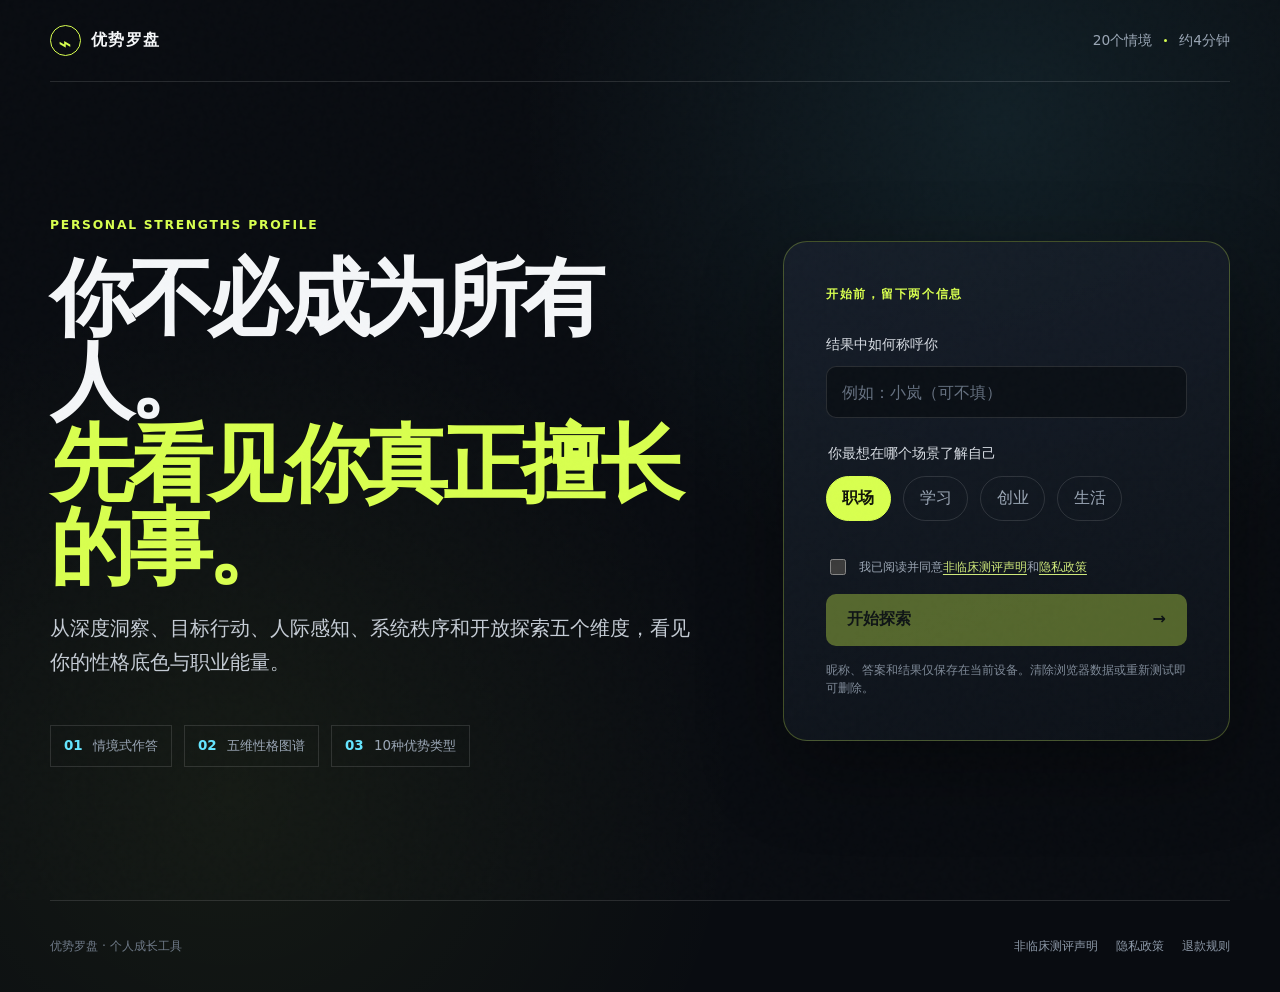
<file: index.html>
<!doctype html>
<html lang="zh-CN">
<head>
  <meta charset="UTF-8" />
  <meta name="viewport" content="width=device-width, initial-scale=1.0" />
  <meta name="theme-color" content="#0a0d12" />
  <meta name="description" content="优势罗盘通过20个情境判断，生成五维性格优势画像、个人分析与职业方向建议。" />
  <title>优势罗盘｜看见你真正擅长的事</title>
  <link rel="stylesheet" href="./styles.css" />
</head>
<body>
  <div class="noise" aria-hidden="true"></div>
  <header class="topbar">
    <a class="brand" href="#" aria-label="优势罗盘首页">
      <span class="brand-mark" aria-hidden="true">⌁</span>
      <span>优势罗盘</span>
    </a>
    <div class="top-meta">
      <span>20个情境</span><i></i><span>约4分钟</span>
    </div>
  </header>

  <main>
    <section id="intro" class="screen intro-screen">
      <div class="intro-copy">
        <p class="eyebrow">PERSONAL STRENGTHS PROFILE</p>
        <h1>你不必成为所有人。<br /><em>先看见你真正擅长的事。</em></h1>
        <p class="lead">从深度洞察、目标行动、人际感知、系统秩序和开放探索五个维度，看见你的性格底色与职业能量。</p>
        <div class="mini-proof" aria-label="产品特点">
          <span><b>01</b> 情境式作答</span>
          <span><b>02</b> 五维性格图谱</span>
          <span><b>03</b> 10种优势类型</span>
        </div>
      </div>

      <div class="start-card">
        <div class="card-index">开始前，留下两个信息</div>
        <label class="field">
          <span>结果中如何称呼你</span>
          <input id="displayName" type="text" maxlength="12" placeholder="例如：小岚（可不填）" autocomplete="nickname" />
        </label>
        <fieldset class="context-picker">
          <legend>你最想在哪个场景了解自己</legend>
          <label><input type="radio" name="context" value="职场" checked /><span>职场</span></label>
          <label><input type="radio" name="context" value="学习" /><span>学习</span></label>
          <label><input type="radio" name="context" value="创业" /><span>创业</span></label>
          <label><input type="radio" name="context" value="生活" /><span>生活</span></label>
        </fieldset>
        <label class="legal-consent">
          <input id="legalConsent" type="checkbox" />
          <span>我已阅读并同意<a href="./disclaimer.html" target="_blank" rel="noopener">非临床测评声明</a>和<a href="./privacy.html" target="_blank" rel="noopener">隐私政策</a></span>
        </label>
        <button id="startBtn" class="primary-btn" type="button" disabled>开始探索 <span>→</span></button>
        <p class="privacy-note">昵称、答案和结果仅保存在当前设备。清除浏览器数据或重新测试即可删除。</p>
      </div>
    </section>

    <section id="quiz" class="screen quiz-screen is-hidden" aria-live="polite">
      <div class="quiz-head">
        <button id="exitBtn" class="text-btn" type="button">退出</button>
        <div class="progress-wrap">
          <div class="progress-copy"><span id="progressLabel">01 / 20</span><span id="progressPercent">5%</span></div>
          <div class="progress-track"><div id="progressBar" class="progress-bar"></div></div>
        </div>
      </div>
      <article class="question-card">
        <p id="questionTag" class="question-tag">判断与你的真实状态是否相符</p>
        <h2 id="questionText"></h2>
        <div id="answerScale" class="answer-scale" role="radiogroup" aria-label="符合程度"></div>
        <p class="answer-hint"><span>更不像我</span><span>更像我</span></p>
      </article>
      <div class="quiz-actions">
        <button id="backBtn" class="secondary-btn" type="button">上一题</button>
        <button id="nextBtn" class="primary-btn" type="button" disabled>下一题 <span>→</span></button>
      </div>
    </section>

    <section id="result" class="screen result-screen is-hidden">
      <div class="result-hero">
        <div class="result-kicker">你的性格优势类型</div>
        <h1 id="archetypeName">系统思考者</h1>
        <p id="archetypeLine" class="archetype-line"></p>
        <div class="hero-actions">
          <button id="shareBtn" class="primary-btn" type="button">生成结果卡片</button>
          <button id="restartBtn" class="secondary-btn" type="button">重新测试</button>
        </div>
      </div>

      <div class="report-grid">
        <section class="report-card profile-card">
          <div class="section-label">01 / 五维性格图谱</div>
          <div class="trait-visual">
            <svg id="personalityRadar" class="personality-radar" viewBox="0 0 440 440" role="img" aria-label="五维性格特征强度雷达图"></svg>
            <div id="traitLegend" class="trait-legend"></div>
          </div>
          <p class="score-note">百分比表示本次答案中的特征强度，不代表在人群中的排名。</p>
        </section>
        <section class="report-card personality-card">
          <div class="section-label">02 / 性格底色</div>
          <div id="personalitySummary" class="personality-summary"></div>
        </section>
      </div>

      <section class="career-panel">
        <div class="section-label">03 / 适合你的职业方向</div>
        <div class="career-layout">
          <div><h2>更容易发挥优势的方向</h2><div id="careerDirections" class="career-tags"></div></div>
          <div><h2>你偏好的工作类型</h2><div id="workTypes" class="work-type-list"></div></div>
        </div>
        <p class="career-note">职业建议基于优势组合，用于拓展选择思路；实际决策还应结合能力、经验、价值观与现实机会。</p>
      </section>

      <section id="unlockPanel" class="unlock-panel">
        <div>
          <p class="eyebrow">FULL PERSONAL MANUAL</p>
          <h2>知道优势是什么，还不够。<br />更重要的是知道如何使用它。</h2>
          <p>完整报告将进一步解释你的行为模式、压力反应、优势证据、职业适配、协作方式与30天行动建议。</p>
        </div>
        <div class="price-box">
          <span class="price-note">一次解锁 · 永久查看</span>
          <div class="price"><small>¥</small>9.9</div>
          <button id="unlockBtn" class="primary-btn" type="button">解锁完整说明书</button>
          <span>支持配置微信支付或其他收款接口</span>
        </div>
      </section>

      <div id="fullReport" class="full-report is-hidden">
        <section class="manual-heading">
          <p>PERSONAL MANUAL · <span id="reportDate"></span></p>
          <h2><span id="reportName">你的</span>个人优势说明书</h2>
        </section>
        <div id="manualSections" class="manual-sections"></div>
        <div class="report-end">
          <span class="brand-mark">⌁</span>
          <p>优势不是一个标签，而是你在恰当环境中反复创造价值的方式。</p>
        </div>
      </div>
    </section>
  </main>

  <dialog id="checkoutDialog" class="checkout-dialog">
    <button id="closeDialog" class="dialog-close" aria-label="关闭" type="button">×</button>
    <p class="eyebrow">解锁完整说明书</p>
    <h2>¥9.9</h2>
    <ul>
      <li>完整五维性格画像</li>
      <li>行为模式与压力反应</li>
      <li>职业方向与工作类型</li>
      <li>专属30天行动建议</li>
    </ul>
    <button class="pay-btn" type="button" disabled>微信支付 · 接口待配置</button>
    <button id="demoUnlock" class="demo-btn" type="button">先体验完整报告</button>
    <p class="dialog-note">当前为公开体验版，尚未开放真实支付。正式付款前，用户需确认数字内容即时交付方式与<a href="./refund.html" target="_blank" rel="noopener">退款规则</a>。</p>
  </dialog>

  <dialog id="shareDialog" class="share-dialog">
    <button id="closeShareDialog" class="dialog-close" aria-label="关闭" type="button">×</button>
    <p class="eyebrow">你的专属结果卡片</p>
    <div id="shareLoading" class="share-loading">正在生成卡片…</div>
    <img id="sharePreview" class="share-preview is-hidden" alt="优势罗盘结果卡片预览" />
    <button id="downloadCard" class="primary-btn" type="button" disabled>下载卡片</button>
    <p class="dialog-note">可保存后分享给朋友。卡片只包含昵称、性格类型与五维特征，不包含答题内容。</p>
  </dialog>

  <canvas id="shareCanvas" width="1080" height="1350" hidden></canvas>
  <footer>
    <span>优势罗盘 · 个人成长工具</span>
    <nav class="legal-links" aria-label="政策链接">
      <a href="./disclaimer.html">非临床测评声明</a>
      <a href="./privacy.html">隐私政策</a>
      <a href="./refund.html">退款规则</a>
    </nav>
  </footer>
  <script src="./app.js"></script>
</body>
</html>
</file>
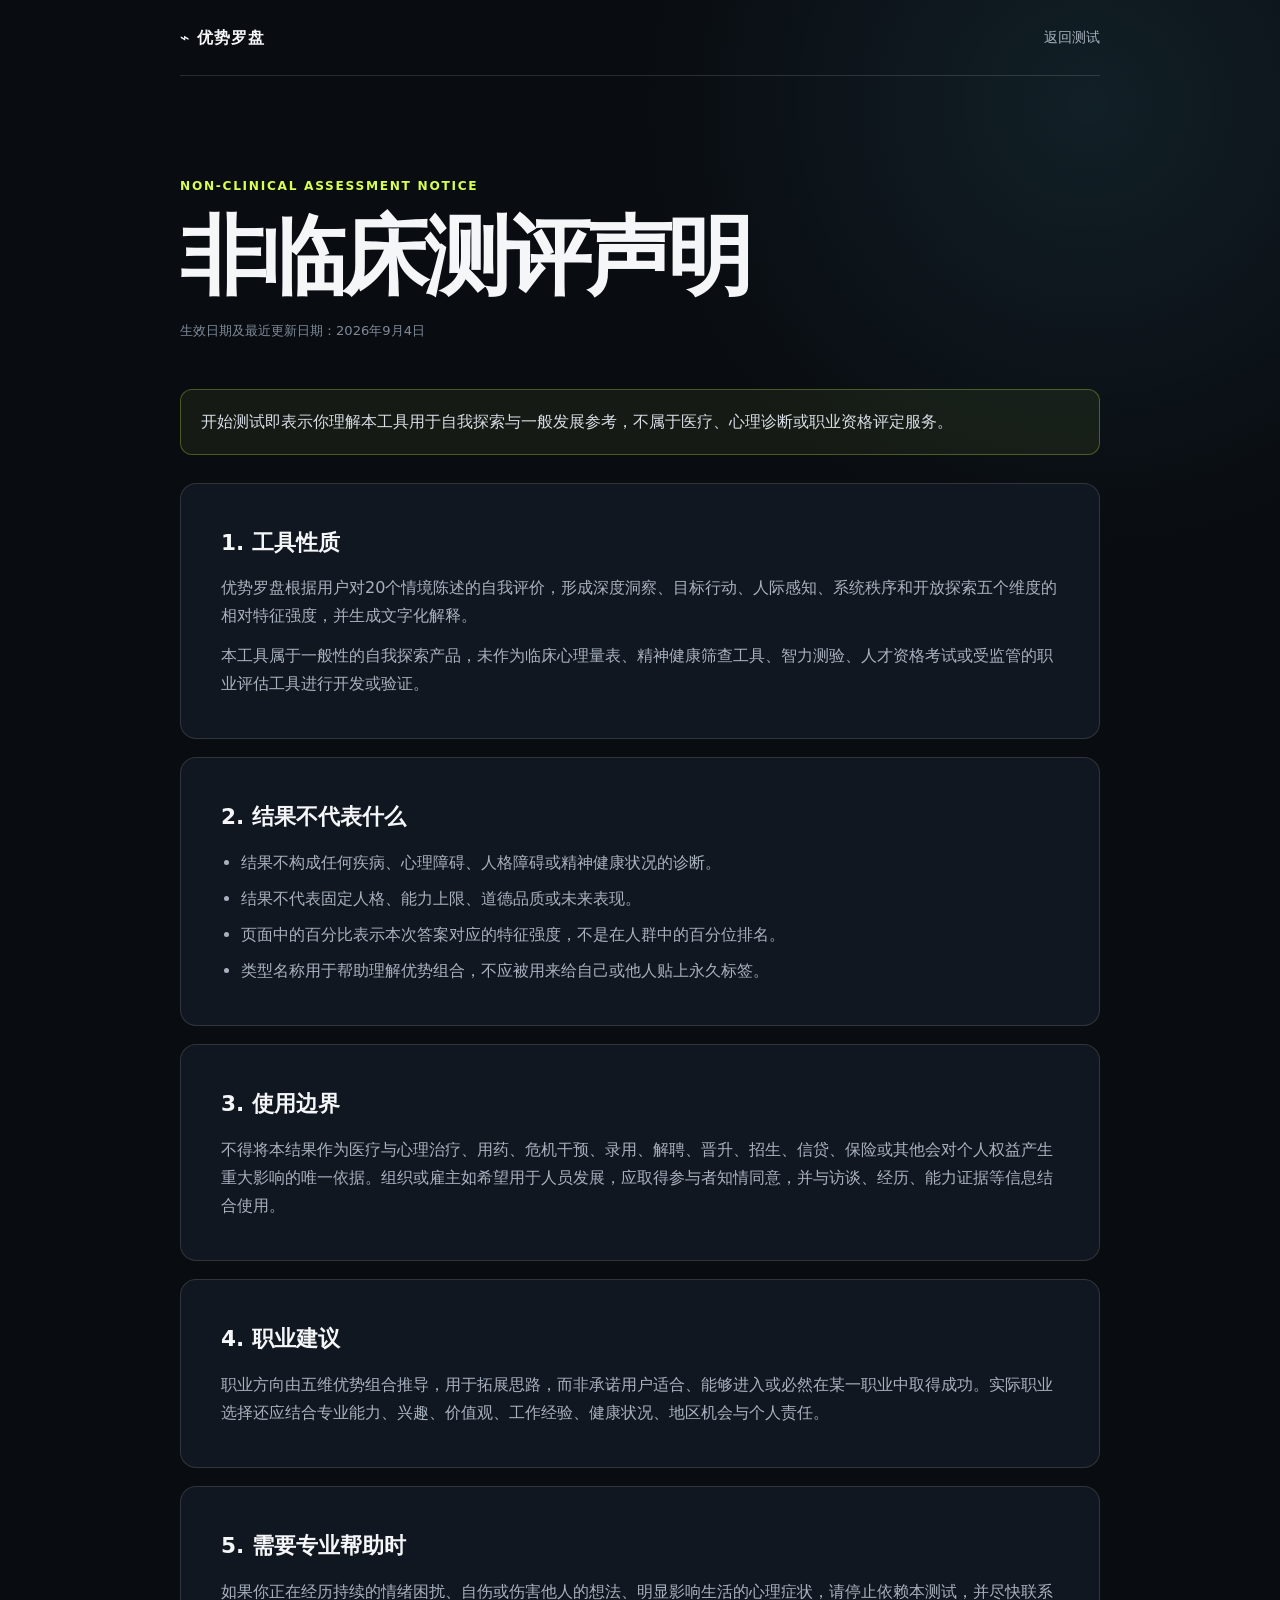
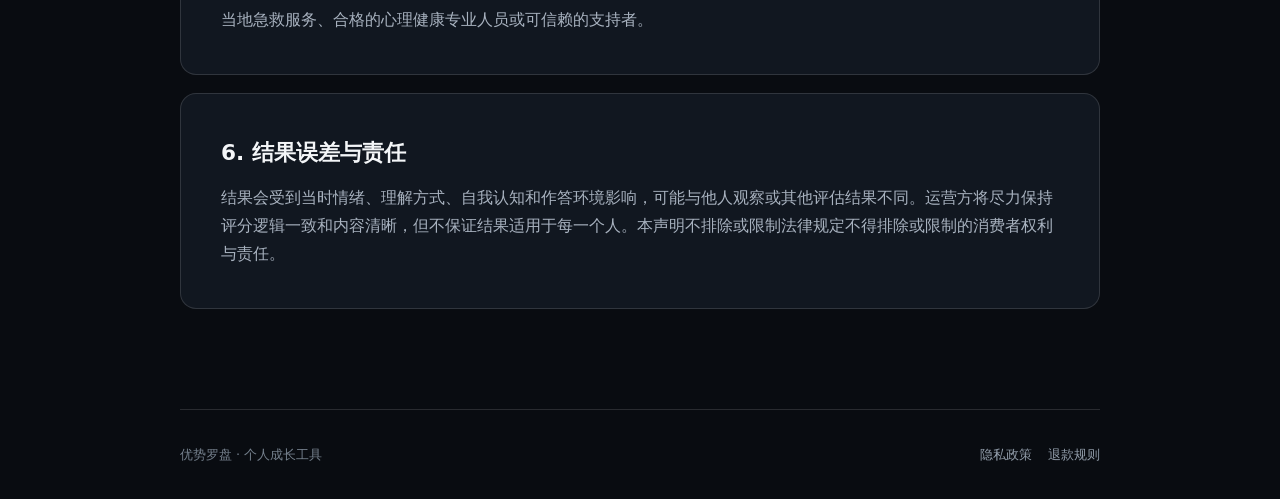
<file: disclaimer.html>
<!doctype html>
<html lang="zh-CN">
<head>
  <meta charset="UTF-8" />
  <meta name="viewport" content="width=device-width, initial-scale=1.0" />
  <meta name="description" content="优势罗盘非临床测评声明" />
  <title>非临床测评声明｜优势罗盘</title>
  <link rel="stylesheet" href="./legal.css" />
</head>
<body>
  <header class="legal-topbar"><a class="brand" href="./index.html">⌁ 优势罗盘</a><a class="back" href="./index.html">返回测试</a></header>
  <main class="legal-main">
    <p class="eyebrow">NON-CLINICAL ASSESSMENT NOTICE</p>
    <h1>非临床测评声明</h1>
    <p class="meta">生效日期及最近更新日期：2026年9月4日</p>
    <div class="notice">开始测试即表示你理解本工具用于自我探索与一般发展参考，不属于医疗、心理诊断或职业资格评定服务。</div>

    <section class="legal-section">
      <h2>1. 工具性质</h2>
      <p>优势罗盘根据用户对20个情境陈述的自我评价，形成深度洞察、目标行动、人际感知、系统秩序和开放探索五个维度的相对特征强度，并生成文字化解释。</p>
      <p>本工具属于一般性的自我探索产品，未作为临床心理量表、精神健康筛查工具、智力测验、人才资格考试或受监管的职业评估工具进行开发或验证。</p>
    </section>

    <section class="legal-section">
      <h2>2. 结果不代表什么</h2>
      <ul>
        <li>结果不构成任何疾病、心理障碍、人格障碍或精神健康状况的诊断。</li>
        <li>结果不代表固定人格、能力上限、道德品质或未来表现。</li>
        <li>页面中的百分比表示本次答案对应的特征强度，不是在人群中的百分位排名。</li>
        <li>类型名称用于帮助理解优势组合，不应被用来给自己或他人贴上永久标签。</li>
      </ul>
    </section>

    <section class="legal-section">
      <h2>3. 使用边界</h2>
      <p>不得将本结果作为医疗与心理治疗、用药、危机干预、录用、解聘、晋升、招生、信贷、保险或其他会对个人权益产生重大影响的唯一依据。组织或雇主如希望用于人员发展，应取得参与者知情同意，并与访谈、经历、能力证据等信息结合使用。</p>
    </section>

    <section class="legal-section">
      <h2>4. 职业建议</h2>
      <p>职业方向由五维优势组合推导，用于拓展思路，而非承诺用户适合、能够进入或必然在某一职业中取得成功。实际职业选择还应结合专业能力、兴趣、价值观、工作经验、健康状况、地区机会与个人责任。</p>
    </section>

    <section class="legal-section">
      <h2>5. 需要专业帮助时</h2>
      <p>如果你正在经历持续的情绪困扰、自伤或伤害他人的想法、明显影响生活的心理症状，请停止依赖本测试，并尽快联系当地急救服务、合格的心理健康专业人员或可信赖的支持者。</p>
    </section>

    <section class="legal-section">
      <h2>6. 结果误差与责任</h2>
      <p>结果会受到当时情绪、理解方式、自我认知和作答环境影响，可能与他人观察或其他评估结果不同。运营方将尽力保持评分逻辑一致和内容清晰，但不保证结果适用于每一个人。本声明不排除或限制法律规定不得排除或限制的消费者权利与责任。</p>
    </section>
  </main>
  <footer class="legal-footer"><span>优势罗盘 · 个人成长工具</span><nav><a href="./privacy.html">隐私政策</a><a href="./refund.html">退款规则</a></nav></footer>
</body>
</html>
</file>
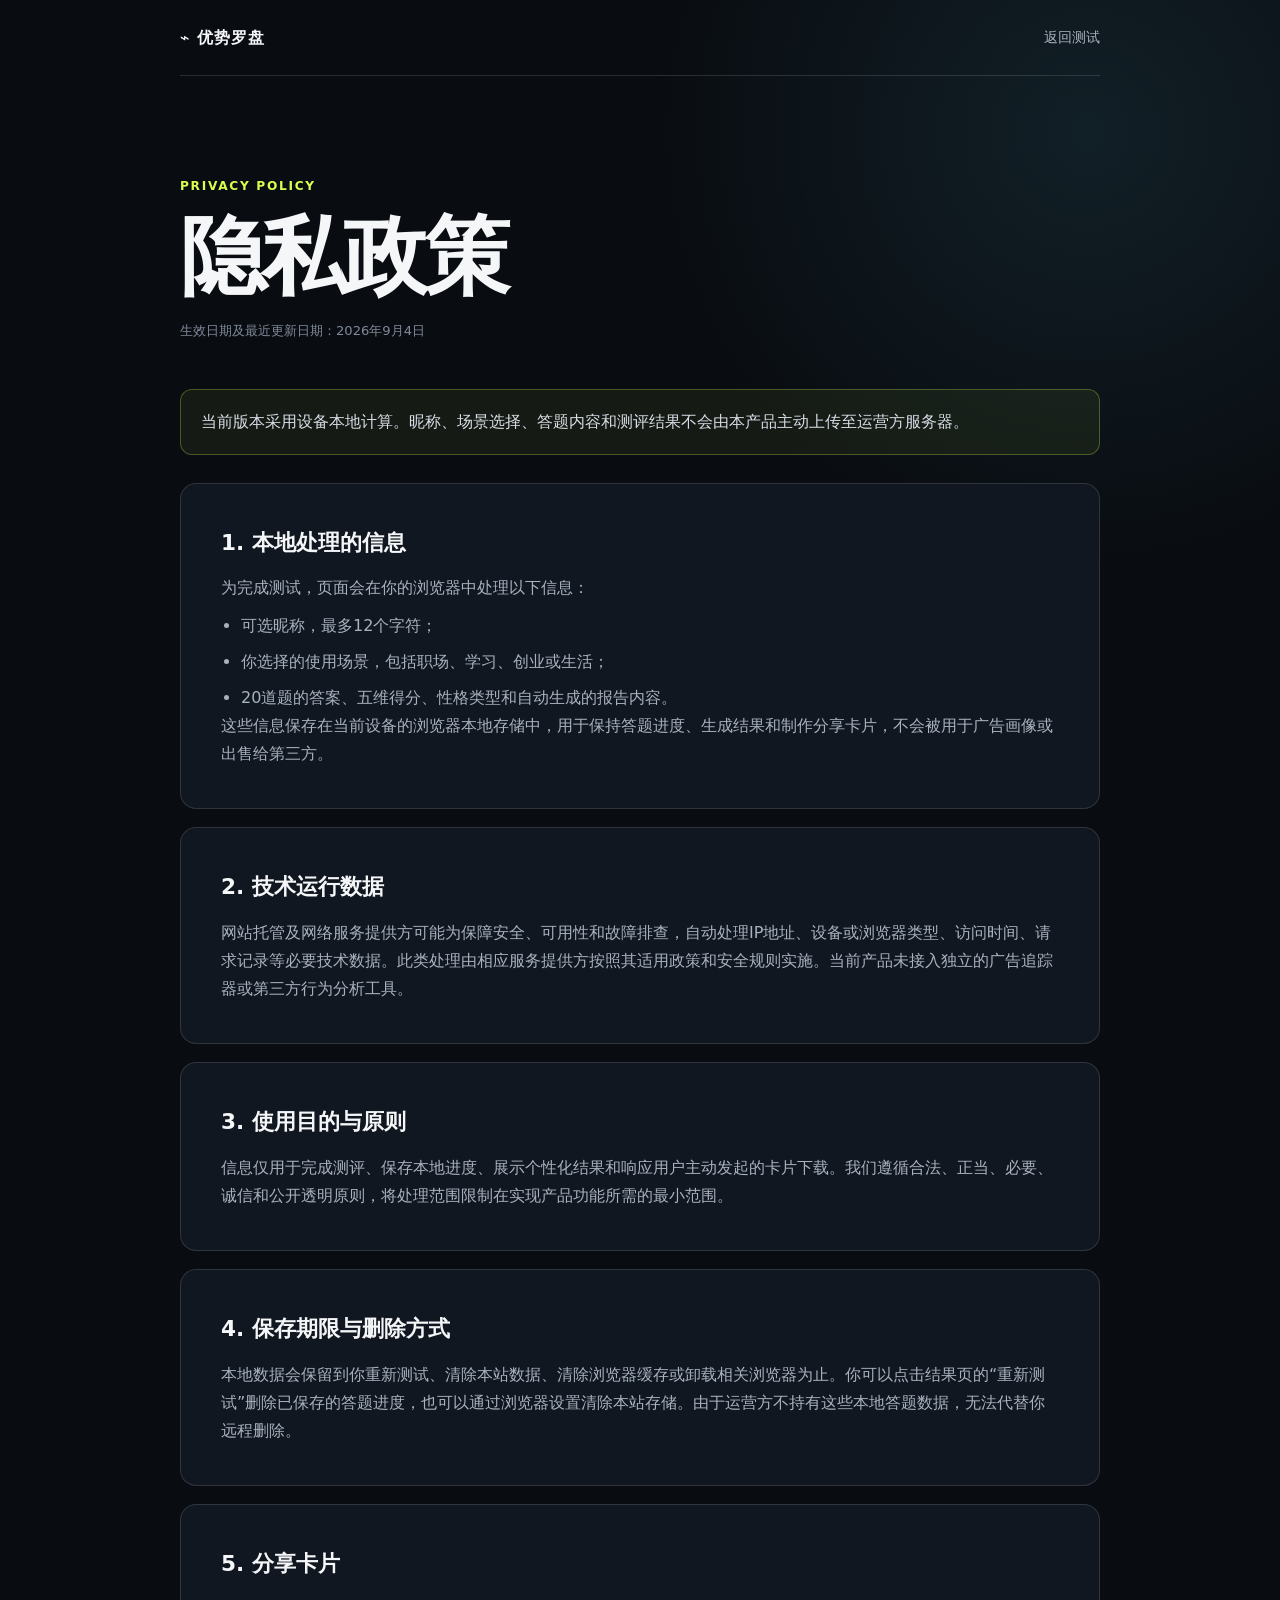
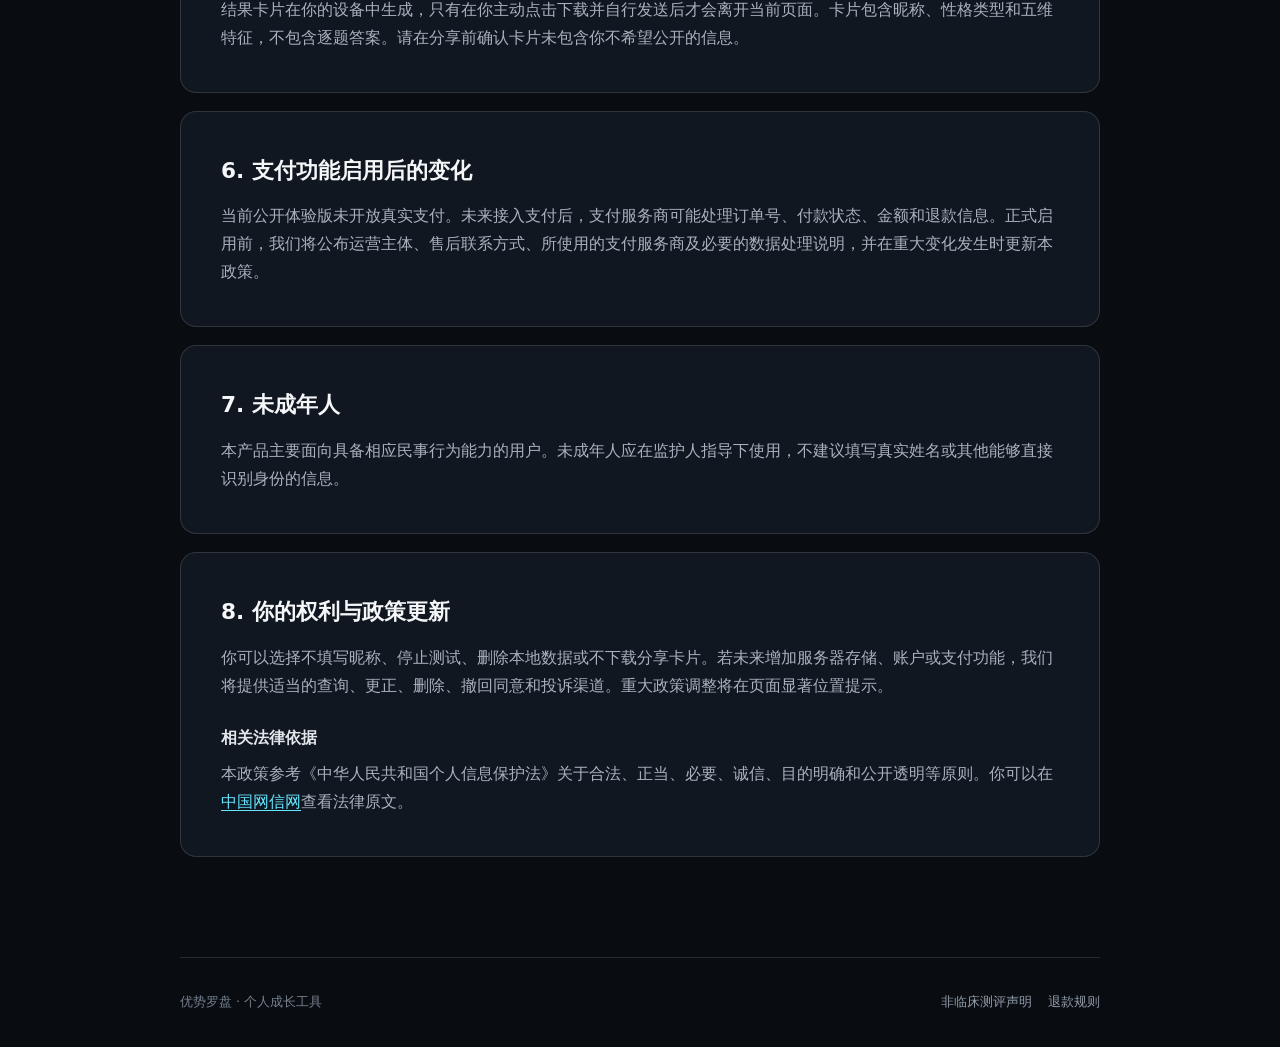
<file: privacy.html>
<!doctype html>
<html lang="zh-CN">
<head>
  <meta charset="UTF-8" />
  <meta name="viewport" content="width=device-width, initial-scale=1.0" />
  <meta name="description" content="优势罗盘隐私政策" />
  <title>隐私政策｜优势罗盘</title>
  <link rel="stylesheet" href="./legal.css" />
</head>
<body>
  <header class="legal-topbar"><a class="brand" href="./index.html">⌁ 优势罗盘</a><a class="back" href="./index.html">返回测试</a></header>
  <main class="legal-main">
    <p class="eyebrow">PRIVACY POLICY</p>
    <h1>隐私政策</h1>
    <p class="meta">生效日期及最近更新日期：2026年9月4日</p>
    <div class="notice">当前版本采用设备本地计算。昵称、场景选择、答题内容和测评结果不会由本产品主动上传至运营方服务器。</div>

    <section class="legal-section">
      <h2>1. 本地处理的信息</h2>
      <p>为完成测试，页面会在你的浏览器中处理以下信息：</p>
      <ul>
        <li>可选昵称，最多12个字符；</li>
        <li>你选择的使用场景，包括职场、学习、创业或生活；</li>
        <li>20道题的答案、五维得分、性格类型和自动生成的报告内容。</li>
      </ul>
      <p>这些信息保存在当前设备的浏览器本地存储中，用于保持答题进度、生成结果和制作分享卡片，不会被用于广告画像或出售给第三方。</p>
    </section>

    <section class="legal-section">
      <h2>2. 技术运行数据</h2>
      <p>网站托管及网络服务提供方可能为保障安全、可用性和故障排查，自动处理IP地址、设备或浏览器类型、访问时间、请求记录等必要技术数据。此类处理由相应服务提供方按照其适用政策和安全规则实施。当前产品未接入独立的广告追踪器或第三方行为分析工具。</p>
    </section>

    <section class="legal-section">
      <h2>3. 使用目的与原则</h2>
      <p>信息仅用于完成测评、保存本地进度、展示个性化结果和响应用户主动发起的卡片下载。我们遵循合法、正当、必要、诚信和公开透明原则，将处理范围限制在实现产品功能所需的最小范围。</p>
    </section>

    <section class="legal-section">
      <h2>4. 保存期限与删除方式</h2>
      <p>本地数据会保留到你重新测试、清除本站数据、清除浏览器缓存或卸载相关浏览器为止。你可以点击结果页的“重新测试”删除已保存的答题进度，也可以通过浏览器设置清除本站存储。由于运营方不持有这些本地答题数据，无法代替你远程删除。</p>
    </section>

    <section class="legal-section">
      <h2>5. 分享卡片</h2>
      <p>结果卡片在你的设备中生成，只有在你主动点击下载并自行发送后才会离开当前页面。卡片包含昵称、性格类型和五维特征，不包含逐题答案。请在分享前确认卡片未包含你不希望公开的信息。</p>
    </section>

    <section class="legal-section">
      <h2>6. 支付功能启用后的变化</h2>
      <p>当前公开体验版未开放真实支付。未来接入支付后，支付服务商可能处理订单号、付款状态、金额和退款信息。正式启用前，我们将公布运营主体、售后联系方式、所使用的支付服务商及必要的数据处理说明，并在重大变化发生时更新本政策。</p>
    </section>

    <section class="legal-section">
      <h2>7. 未成年人</h2>
      <p>本产品主要面向具备相应民事行为能力的用户。未成年人应在监护人指导下使用，不建议填写真实姓名或其他能够直接识别身份的信息。</p>
    </section>

    <section class="legal-section">
      <h2>8. 你的权利与政策更新</h2>
      <p>你可以选择不填写昵称、停止测试、删除本地数据或不下载分享卡片。若未来增加服务器存储、账户或支付功能，我们将提供适当的查询、更正、删除、撤回同意和投诉渠道。重大政策调整将在页面显著位置提示。</p>
      <h3>相关法律依据</h3>
      <p>本政策参考《中华人民共和国个人信息保护法》关于合法、正当、必要、诚信、目的明确和公开透明等原则。你可以在<a href="https://www.cac.gov.cn/2021-08/20/c_1631050028355286.htm" target="_blank" rel="noopener">中国网信网</a>查看法律原文。</p>
    </section>
  </main>
  <footer class="legal-footer"><span>优势罗盘 · 个人成长工具</span><nav><a href="./disclaimer.html">非临床测评声明</a><a href="./refund.html">退款规则</a></nav></footer>
</body>
</html>
</file>
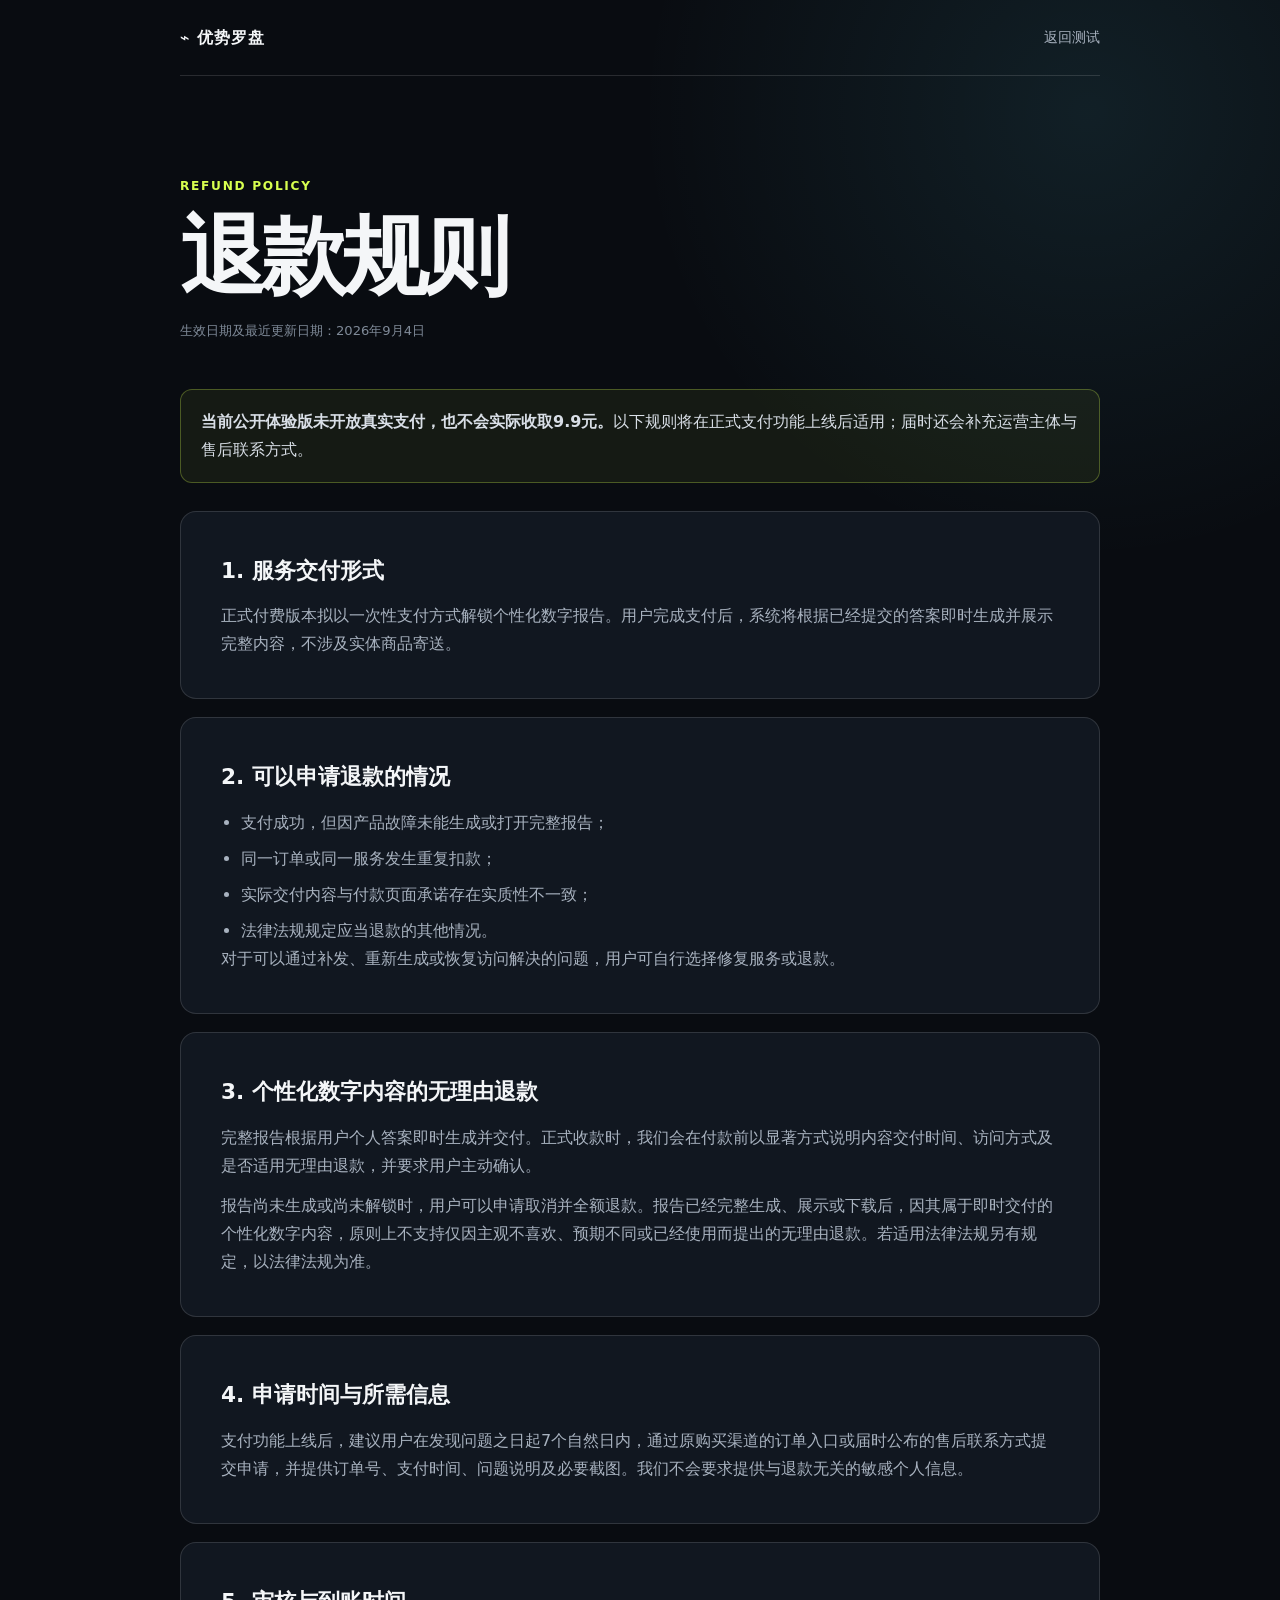
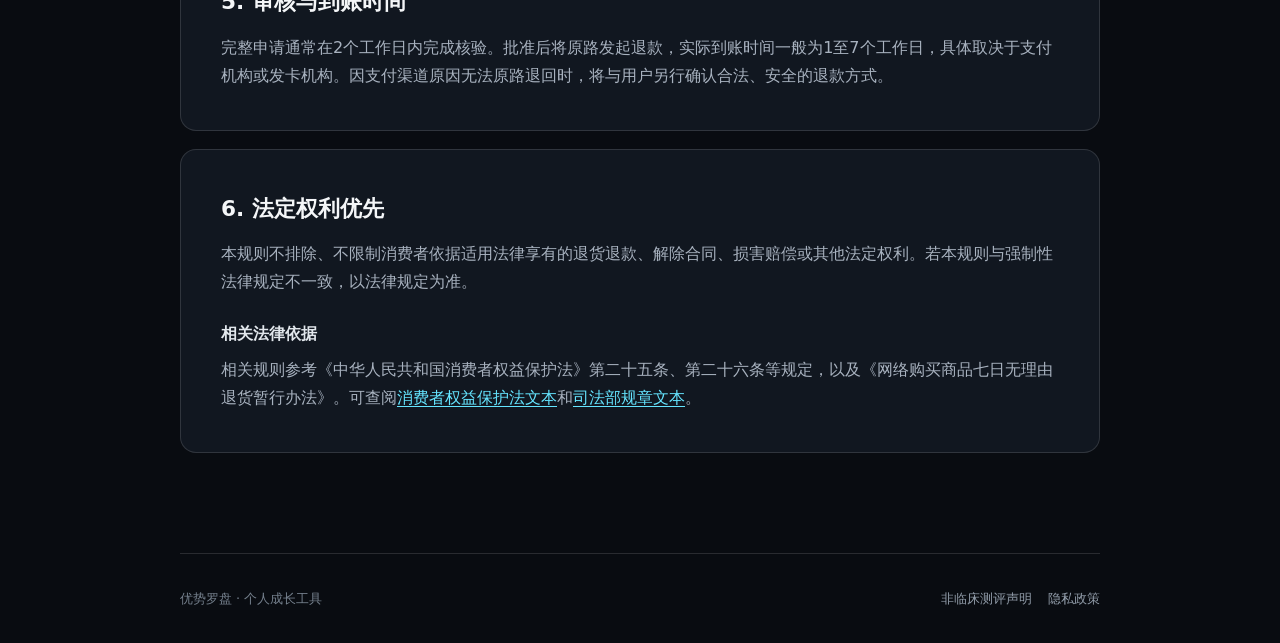
<file: refund.html>
<!doctype html>
<html lang="zh-CN">
<head>
  <meta charset="UTF-8" />
  <meta name="viewport" content="width=device-width, initial-scale=1.0" />
  <meta name="description" content="优势罗盘退款规则" />
  <title>退款规则｜优势罗盘</title>
  <link rel="stylesheet" href="./legal.css" />
</head>
<body>
  <header class="legal-topbar"><a class="brand" href="./index.html">⌁ 优势罗盘</a><a class="back" href="./index.html">返回测试</a></header>
  <main class="legal-main">
    <p class="eyebrow">REFUND POLICY</p>
    <h1>退款规则</h1>
    <p class="meta">生效日期及最近更新日期：2026年9月4日</p>
    <div class="notice"><strong>当前公开体验版未开放真实支付，也不会实际收取9.9元。</strong>以下规则将在正式支付功能上线后适用；届时还会补充运营主体与售后联系方式。</div>

    <section class="legal-section">
      <h2>1. 服务交付形式</h2>
      <p>正式付费版本拟以一次性支付方式解锁个性化数字报告。用户完成支付后，系统将根据已经提交的答案即时生成并展示完整内容，不涉及实体商品寄送。</p>
    </section>

    <section class="legal-section">
      <h2>2. 可以申请退款的情况</h2>
      <ul>
        <li>支付成功，但因产品故障未能生成或打开完整报告；</li>
        <li>同一订单或同一服务发生重复扣款；</li>
        <li>实际交付内容与付款页面承诺存在实质性不一致；</li>
        <li>法律法规规定应当退款的其他情况。</li>
      </ul>
      <p>对于可以通过补发、重新生成或恢复访问解决的问题，用户可自行选择修复服务或退款。</p>
    </section>

    <section class="legal-section">
      <h2>3. 个性化数字内容的无理由退款</h2>
      <p>完整报告根据用户个人答案即时生成并交付。正式收款时，我们会在付款前以显著方式说明内容交付时间、访问方式及是否适用无理由退款，并要求用户主动确认。</p>
      <p>报告尚未生成或尚未解锁时，用户可以申请取消并全额退款。报告已经完整生成、展示或下载后，因其属于即时交付的个性化数字内容，原则上不支持仅因主观不喜欢、预期不同或已经使用而提出的无理由退款。若适用法律法规另有规定，以法律法规为准。</p>
    </section>

    <section class="legal-section">
      <h2>4. 申请时间与所需信息</h2>
      <p>支付功能上线后，建议用户在发现问题之日起7个自然日内，通过原购买渠道的订单入口或届时公布的售后联系方式提交申请，并提供订单号、支付时间、问题说明及必要截图。我们不会要求提供与退款无关的敏感个人信息。</p>
    </section>

    <section class="legal-section">
      <h2>5. 审核与到账时间</h2>
      <p>完整申请通常在2个工作日内完成核验。批准后将原路发起退款，实际到账时间一般为1至7个工作日，具体取决于支付机构或发卡机构。因支付渠道原因无法原路退回时，将与用户另行确认合法、安全的退款方式。</p>
    </section>

    <section class="legal-section">
      <h2>6. 法定权利优先</h2>
      <p>本规则不排除、不限制消费者依据适用法律享有的退货退款、解除合同、损害赔偿或其他法定权利。若本规则与强制性法律规定不一致，以法律规定为准。</p>
      <h3>相关法律依据</h3>
      <p>相关规则参考《中华人民共和国消费者权益保护法》第二十五条、第二十六条等规定，以及《网络购买商品七日无理由退货暂行办法》。可查阅<a href="https://amr.sz.gov.cn/xxgk/zcwj/scjgfg/xfzqy/12315fl/content/post_1995131.html" target="_blank" rel="noopener">消费者权益保护法文本</a>和<a href="https://www.moj.gov.cn/pub/sfbgw/flfggz/flfggzbmgz/201701/t20170124_145952.html" target="_blank" rel="noopener">司法部规章文本</a>。</p>
    </section>
  </main>
  <footer class="legal-footer"><span>优势罗盘 · 个人成长工具</span><nav><a href="./disclaimer.html">非临床测评声明</a><a href="./privacy.html">隐私政策</a></nav></footer>
</body>
</html>
</file>
<file: styles.css>
:root {
  color-scheme: dark;
  --bg: #090c11;
  --surface: #111720;
  --surface-2: #171f2a;
  --ink: #f4f6f8;
  --muted: #9aa6b5;
  --line: rgba(255,255,255,.12);
  --acid: #d8ff4f;
  --cyan: #65e5ff;
  --orange: #ff9f57;
  --violet: #ae8cff;
  --radius: 18px;
  --max: 1180px;
}

* { box-sizing: border-box; }
html { scroll-behavior: smooth; }
body {
  margin: 0;
  min-height: 100vh;
  background:
    radial-gradient(circle at 78% 12%, rgba(101,229,255,.09), transparent 30rem),
    radial-gradient(circle at 18% 80%, rgba(216,255,79,.06), transparent 32rem),
    var(--bg);
  color: var(--ink);
  font-family: Inter, "PingFang SC", "Microsoft YaHei", system-ui, sans-serif;
  font-size: 16px;
  line-height: 1.65;
}

button, input { font: inherit; }
button { color: inherit; }
button:focus-visible, input:focus-visible { outline: 2px solid var(--cyan); outline-offset: 3px; }
.noise { position: fixed; inset: 0; pointer-events: none; opacity: .22; background-image: url("data:image/svg+xml,%3Csvg viewBox='0 0 180 180' xmlns='http://www.w3.org/2000/svg'%3E%3Cfilter id='n'%3E%3CfeTurbulence type='fractalNoise' baseFrequency='.9' numOctaves='3' stitchTiles='stitch'/%3E%3C/filter%3E%3Crect width='100%25' height='100%25' filter='url(%23n)' opacity='.08'/%3E%3C/svg%3E"); }

.topbar, footer { width: min(calc(100% - 40px), var(--max)); margin: 0 auto; }
.topbar { min-height: 82px; display: flex; align-items: center; justify-content: space-between; border-bottom: 1px solid var(--line); }
.brand { color: var(--ink); text-decoration: none; font-weight: 750; letter-spacing: .08em; display: flex; align-items: center; gap: 10px; }
.brand-mark { display: inline-grid; place-items: center; width: 31px; height: 31px; border: 1px solid var(--acid); color: var(--acid); border-radius: 50%; font-size: 22px; }
.top-meta { display: flex; align-items: center; gap: 12px; color: var(--muted); font-size: .86rem; }
.top-meta i { width: 3px; height: 3px; border-radius: 50%; background: var(--acid); }

main { width: min(calc(100% - 40px), var(--max)); margin: 0 auto; }
.screen { min-height: calc(100vh - 82px); padding: clamp(48px, 8vw, 104px) 0; }
.is-hidden { display: none !important; }
.eyebrow, .section-label, .result-kicker, .card-index, .question-tag { margin: 0; color: var(--acid); font-size: .77rem; font-weight: 750; letter-spacing: .14em; text-transform: uppercase; }

.intro-screen { display: grid; grid-template-columns: 1.18fr .82fr; gap: clamp(40px, 7vw, 96px); align-items: center; }
.intro-copy h1 { margin: 22px 0 24px; max-width: 780px; font-size: clamp(3rem, 6.6vw, 6.4rem); line-height: .98; letter-spacing: -.065em; font-weight: 770; }
.intro-copy h1 em { color: var(--acid); font-style: normal; }
.lead { max-width: 650px; color: #c5ccd5; font-size: clamp(1.05rem, 1.8vw, 1.28rem); }
.mini-proof { margin-top: 45px; display: flex; flex-wrap: wrap; gap: 12px; }
.mini-proof span { padding: 9px 13px; border: 1px solid var(--line); color: var(--muted); font-size: .84rem; }
.mini-proof b { color: var(--cyan); margin-right: 6px; }

.start-card { padding: clamp(25px, 4vw, 42px); background: linear-gradient(160deg, rgba(23,31,42,.96), rgba(13,18,25,.96)); border: 1px solid rgba(216,255,79,.26); border-radius: 24px; box-shadow: 0 28px 80px rgba(0,0,0,.36); }
.field { display: block; margin-top: 28px; }
.field span, .context-picker legend { display: block; margin-bottom: 10px; color: #d8dde4; font-size: .9rem; }
.field input { width: 100%; height: 52px; padding: 0 15px; color: var(--ink); background: #0b1016; border: 1px solid var(--line); border-radius: 10px; }
.field input::placeholder { color: #667181; }
.context-picker { margin: 24px 0 28px; padding: 0; border: 0; }
.context-picker label { display: inline-block; margin: 0 7px 8px 0; cursor: pointer; }
.context-picker input { position: absolute; opacity: 0; }
.context-picker span { display: inline-block; min-width: 65px; padding: 8px 15px; text-align: center; border: 1px solid var(--line); border-radius: 999px; color: var(--muted); transition: .2s ease; }
.context-picker input:checked + span { background: var(--acid); border-color: var(--acid); color: #10140a; font-weight: 700; }
.primary-btn, .secondary-btn, .text-btn, .pay-btn, .demo-btn { border: 0; cursor: pointer; transition: transform .18s ease, background .18s ease, border-color .18s ease; }
.primary-btn { min-height: 52px; padding: 0 21px; background: var(--acid); color: #10140a; border-radius: 10px; font-weight: 800; }
.primary-btn:hover { transform: translateY(-2px); background: #e2ff77; }
.primary-btn:disabled { cursor: not-allowed; opacity: .35; transform: none; }
.start-card > .primary-btn { width: 100%; display: flex; align-items: center; justify-content: space-between; }
.privacy-note { margin: 15px 0 0; color: #7e8997; font-size: .75rem; line-height: 1.55; }
.legal-consent { display: flex; align-items: flex-start; gap: 10px; margin: 2px 0 16px; color: #9ba6b4; font-size: .78rem; line-height: 1.55; cursor: pointer; }
.legal-consent input { flex: 0 0 auto; width: 16px; height: 16px; margin-top: 2px; accent-color: var(--acid); }
.legal-consent a, .dialog-note a, .legal-links a { color: #cfe97a; text-underline-offset: 3px; }

.quiz-screen { max-width: 880px; margin: auto; }
.quiz-head { display: grid; grid-template-columns: 80px 1fr; gap: 30px; align-items: center; }
.text-btn { padding: 0; background: transparent; color: var(--muted); text-align: left; }
.progress-copy { display: flex; justify-content: space-between; margin-bottom: 8px; color: var(--muted); font-size: .8rem; font-variant-numeric: tabular-nums; }
.progress-track { height: 3px; background: #242d39; overflow: hidden; }
.progress-bar { height: 100%; width: 6%; background: var(--acid); transition: width .3s ease; }
.question-card { margin-top: clamp(56px, 10vw, 110px); }
.question-card h2 { min-height: 150px; margin: 18px 0 48px; max-width: 800px; font-size: clamp(1.7rem, 4vw, 3.3rem); line-height: 1.24; letter-spacing: -.035em; }
.answer-scale { display: grid; grid-template-columns: repeat(5, 1fr); gap: 11px; }
.answer-option { min-height: 78px; display: grid; place-items: center; border: 1px solid var(--line); background: var(--surface); border-radius: 12px; cursor: pointer; color: var(--muted); font-weight: 700; }
.answer-option:hover { border-color: rgba(216,255,79,.65); color: var(--ink); transform: translateY(-2px); }
.answer-option.is-selected { border-color: var(--acid); background: var(--acid); color: #10140a; }
.answer-option input { position: absolute; opacity: 0; }
.answer-hint { display: flex; justify-content: space-between; margin-top: 9px; color: #667181; font-size: .75rem; }
.quiz-actions { margin-top: 50px; display: flex; justify-content: space-between; gap: 12px; }
.secondary-btn { min-height: 52px; padding: 0 20px; background: transparent; border: 1px solid var(--line); border-radius: 10px; color: #c8d0da; }
.secondary-btn:hover { border-color: #667181; transform: translateY(-2px); }

.result-screen { padding-top: 64px; }
.result-hero { position: relative; min-height: 440px; padding: clamp(34px, 6vw, 72px); display: flex; flex-direction: column; justify-content: flex-end; overflow: hidden; border: 1px solid var(--line); border-radius: 28px; background: linear-gradient(135deg, #111925, #0b1016 62%); }
.result-hero::before { content: "⌁"; position: absolute; right: -3%; top: -33%; color: rgba(216,255,79,.07); font-size: 34rem; line-height: 1; transform: rotate(-12deg); }
.result-hero > * { position: relative; z-index: 1; }
.result-hero h1 { margin: 13px 0 10px; color: var(--acid); font-size: clamp(3.3rem, 8vw, 7.4rem); line-height: .95; letter-spacing: -.06em; }
.archetype-line { max-width: 690px; margin: 0; color: #c5ccd5; font-size: clamp(1.05rem, 2vw, 1.3rem); }
.hero-actions { margin-top: 30px; display: flex; flex-wrap: wrap; gap: 10px; }
.report-grid { display: grid; grid-template-columns: 1.15fr .85fr; gap: 20px; margin-top: 20px; }
.report-card { padding: clamp(25px, 4vw, 42px); background: var(--surface); border: 1px solid var(--line); border-radius: var(--radius); }
.trait-visual { margin-top: 18px; display: grid; grid-template-columns: minmax(250px, 1fr) .8fr; gap: 20px; align-items: center; }
.personality-radar { width: 100%; max-width: 430px; margin: 0 auto; overflow: visible; }
.radar-grid { fill: none; stroke: rgba(255,255,255,.12); stroke-width: 1; }
.radar-axis { stroke: rgba(255,255,255,.1); stroke-width: 1; }
.radar-shape { fill: rgba(216,255,79,.2); stroke: var(--acid); stroke-width: 3; filter: drop-shadow(0 0 12px rgba(216,255,79,.2)); }
.radar-dot { fill: var(--acid); stroke: #0b1016; stroke-width: 3; }
.radar-name { fill: #dce2e9; font-size: 14px; font-weight: 700; text-anchor: middle; }
.radar-value { fill: var(--acid); font-size: 13px; font-weight: 800; text-anchor: middle; }
.trait-legend { display: grid; gap: 11px; }
.trait-item { display: grid; grid-template-columns: 10px 1fr auto; gap: 9px; align-items: center; color: #c7cfd9; font-size: .86rem; }
.trait-item i { width: 8px; height: 8px; border-radius: 50%; }
.trait-item b { color: var(--ink); font-variant-numeric: tabular-nums; }
.score-note, .career-note { margin: 14px 0 0; color: #74808e; font-size: .76rem; }
.personality-summary { margin-top: 25px; }
.personality-summary h2 { margin: 0 0 14px; color: var(--acid); font-size: clamp(1.55rem, 2.6vw, 2.25rem); line-height: 1.2; }
.personality-summary p { margin: 0; color: #b5bec9; }
.personality-points { display: grid; gap: 12px; margin-top: 25px; }
.personality-point { padding: 15px; border-left: 2px solid var(--cyan); background: rgba(101,229,255,.05); }
.personality-point b { display: block; margin-bottom: 4px; color: #e6eaf0; }
.personality-point span { color: var(--muted); font-size: .88rem; }
.dimension-bars { margin-top: 30px; display: grid; gap: 18px; }
.bar-label { display: flex; justify-content: space-between; margin-bottom: 7px; color: #dbe0e6; font-size: .88rem; }
.bar-label b { color: var(--ink); font-variant-numeric: tabular-nums; }
.bar-track { height: 8px; overflow: hidden; background: #26303d; border-radius: 99px; }
.bar-fill { height: 100%; border-radius: 99px; transform-origin: left; animation: grow .8s ease both; }
@keyframes grow { from { transform: scaleX(0); } to { transform: scaleX(1); } }
.signal-list { margin-top: 26px; display: grid; gap: 14px; }
.signal { padding: 16px 0; border-bottom: 1px solid var(--line); }
.signal:last-child { border-bottom: 0; }
.signal b { display: block; color: var(--cyan); font-size: 1.05rem; }
.signal p { margin: 5px 0 0; color: var(--muted); font-size: .9rem; }

.career-panel { margin-top: 20px; padding: clamp(28px, 5vw, 52px); border: 1px solid var(--line); border-radius: 20px; background: linear-gradient(145deg, #151d28, #10161e); }
.career-layout { display: grid; grid-template-columns: 1fr 1fr; gap: clamp(28px, 5vw, 70px); margin-top: 24px; }
.career-layout h2 { margin: 0 0 18px; font-size: clamp(1.25rem, 2vw, 1.65rem); }
.career-tags { display: flex; flex-wrap: wrap; gap: 9px; }
.career-tag { padding: 10px 14px; border: 1px solid rgba(216,255,79,.32); border-radius: 999px; color: #e6ebef; background: rgba(216,255,79,.05); }
.work-type-list { display: grid; gap: 10px; }
.work-type { display: flex; gap: 10px; color: #b8c1cc; }
.work-type::before { content: "↗"; color: var(--acid); font-weight: 800; }

.unlock-panel { margin-top: 20px; padding: clamp(28px, 5vw, 56px); display: grid; grid-template-columns: 1.25fr .75fr; gap: 40px; align-items: center; border: 1px solid rgba(216,255,79,.28); border-radius: 22px; background: linear-gradient(120deg, rgba(216,255,79,.08), rgba(101,229,255,.04)); }
.unlock-panel h2 { margin: 12px 0; font-size: clamp(1.7rem, 3.2vw, 2.8rem); line-height: 1.2; }
.unlock-panel p:not(.eyebrow) { color: var(--muted); }
.price-box { display: grid; gap: 10px; padding: 24px; background: #0b1016; border: 1px solid var(--line); border-radius: 16px; }
.price-note, .price-box > span:last-child { color: var(--muted); font-size: .75rem; }
.price { font-size: 3.2rem; line-height: 1; font-weight: 800; }
.price small { font-size: 1.1rem; vertical-align: super; }

.full-report { margin-top: 70px; }
.manual-heading { padding-bottom: 30px; border-bottom: 1px solid var(--line); }
.manual-heading p { color: var(--acid); font-size: .75rem; letter-spacing: .12em; }
.manual-heading h2 { margin: 8px 0 0; font-size: clamp(2.2rem, 5vw, 4.5rem); letter-spacing: -.05em; }
.manual-sections { display: grid; grid-template-columns: 1fr 1fr; gap: 18px; margin-top: 20px; }
.manual-section { min-height: 280px; padding: clamp(24px, 4vw, 40px); border: 1px solid var(--line); border-radius: 18px; background: var(--surface); }
.manual-section.wide { grid-column: 1 / -1; }
.manual-no { color: var(--cyan); font-size: .75rem; letter-spacing: .14em; }
.manual-section h3 { margin: 12px 0 14px; font-size: 1.45rem; }
.manual-section p, .manual-section li { color: #adb6c2; }
.manual-section ul, .manual-section ol { margin: 0; padding-left: 1.2rem; }
.manual-section li + li { margin-top: 10px; }
.report-end { min-height: 260px; margin-top: 18px; padding: 40px; display: grid; place-content: center; text-align: center; border-radius: 18px; background: var(--acid); color: #10140a; }
.report-end .brand-mark { margin: 0 auto 20px; border-color: #10140a; color: #10140a; }
.report-end p { max-width: 560px; margin: 0; font-size: clamp(1.25rem, 2.4vw, 1.8rem); font-weight: 750; }

.checkout-dialog { width: min(calc(100% - 32px), 460px); padding: 35px; color: var(--ink); background: #111720; border: 1px solid rgba(216,255,79,.4); border-radius: 20px; box-shadow: 0 30px 100px rgba(0,0,0,.75); }
.checkout-dialog::backdrop { background: rgba(3,5,8,.8); backdrop-filter: blur(8px); }
.dialog-close { position: absolute; right: 18px; top: 14px; border: 0; background: transparent; color: var(--muted); font-size: 1.8rem; cursor: pointer; }
.checkout-dialog h2 { margin: 12px 0; color: var(--acid); font-size: 3.4rem; }
.checkout-dialog ul { margin: 22px 0; padding-left: 1.2rem; color: #c4ccd6; }
.pay-btn, .demo-btn { width: 100%; min-height: 50px; border-radius: 10px; font-weight: 750; }
.pay-btn { color: #7d8793; background: #252d37; cursor: not-allowed; }
.demo-btn { margin-top: 10px; color: #10140a; background: var(--acid); }
.dialog-note { margin: 13px 0 0; color: #778290; font-size: .75rem; }
.share-dialog { width: min(calc(100% - 28px), 520px); max-height: 92vh; padding: 30px; color: var(--ink); background: #111720; border: 1px solid rgba(216,255,79,.4); border-radius: 20px; box-shadow: 0 30px 100px rgba(0,0,0,.75); }
.share-dialog::backdrop { background: rgba(3,5,8,.82); backdrop-filter: blur(8px); }
.share-loading { min-height: 300px; margin: 18px 0; display: grid; place-items: center; border: 1px dashed var(--line); border-radius: 14px; color: var(--muted); }
.share-preview { display: block; width: min(100%, 360px); max-height: 60vh; object-fit: contain; margin: 20px auto; border-radius: 12px; box-shadow: 0 18px 45px rgba(0,0,0,.38); }
.share-dialog .primary-btn { width: 100%; }

footer { min-height: 92px; display: flex; align-items: center; justify-content: space-between; gap: 20px; border-top: 1px solid var(--line); color: #6f7a88; font-size: .78rem; }
.legal-links { display: flex; flex-wrap: wrap; justify-content: flex-end; gap: 18px; }
.legal-links a { color: #8c98a7; text-decoration: none; }
.legal-links a:hover { color: var(--acid); }

@media (max-width: 820px) {
  .intro-screen, .report-grid, .unlock-panel, .career-layout { grid-template-columns: 1fr; }
  .intro-copy h1 { font-size: clamp(3.1rem, 13vw, 5.2rem); }
  .mini-proof { margin-top: 30px; }
  .question-card h2 { min-height: 180px; }
  .manual-sections { grid-template-columns: 1fr; }
  .manual-section.wide { grid-column: auto; }
  .trait-visual { grid-template-columns: 1fr; }
  .trait-legend { grid-template-columns: 1fr 1fr; }
}

@media (max-width: 560px) {
  .topbar, main, footer { width: min(calc(100% - 28px), var(--max)); }
  .topbar { min-height: 68px; }
  .top-meta { display: none; }
  .screen { min-height: calc(100vh - 68px); padding: 38px 0 56px; }
  .intro-screen { align-content: start; gap: 36px; }
  .intro-copy h1 { margin-top: 16px; }
  .lead { font-size: 1rem; }
  .mini-proof span { width: calc(50% - 6px); }
  .start-card { border-radius: 18px; }
  .quiz-head { grid-template-columns: 60px 1fr; gap: 14px; }
  .question-card { margin-top: 65px; }
  .question-card h2 { margin-bottom: 34px; font-size: 1.78rem; }
  .answer-scale { gap: 6px; }
  .answer-option { min-height: 64px; }
  .result-screen { padding-top: 24px; }
  .result-hero { min-height: 470px; padding: 26px; border-radius: 20px; }
  .result-hero h1 { font-size: 3.6rem; }
  .hero-actions > * { width: 100%; }
  .unlock-panel { gap: 20px; }
  .trait-legend { grid-template-columns: 1fr; }
  .personality-radar { max-width: 330px; }
  .share-dialog { padding: 24px 18px; }
  footer { flex-direction: column; align-items: flex-start; justify-content: center; }
}

@media (prefers-reduced-motion: reduce) {
  *, *::before, *::after { scroll-behavior: auto !important; animation-duration: .01ms !important; transition-duration: .01ms !important; }
}
</file>
<file: legal.css>
:root {
  color-scheme: dark;
  --bg: #090c11;
  --surface: #111720;
  --ink: #f4f6f8;
  --muted: #a8b2bf;
  --line: rgba(255,255,255,.13);
  --acid: #d8ff4f;
  --cyan: #65e5ff;
}
* { box-sizing: border-box; }
body { margin: 0; background: radial-gradient(circle at 85% 5%, rgba(101,229,255,.09), transparent 28rem), var(--bg); color: var(--ink); font-family: Inter, "PingFang SC", "Microsoft YaHei", system-ui, sans-serif; font-size: 16px; line-height: 1.75; }
.legal-topbar, .legal-main, .legal-footer { width: min(calc(100% - 36px), 920px); margin: 0 auto; }
.legal-topbar { min-height: 76px; display: flex; align-items: center; justify-content: space-between; border-bottom: 1px solid var(--line); }
.brand { color: var(--ink); text-decoration: none; font-weight: 800; letter-spacing: .06em; }
.back { color: var(--muted); text-decoration: none; font-size: .9rem; }
.back:hover { color: var(--acid); }
.legal-main { padding: clamp(55px, 9vw, 100px) 0; }
.eyebrow { margin: 0 0 16px; color: var(--acid); font-size: .76rem; font-weight: 800; letter-spacing: .14em; }
h1 { margin: 0; font-size: clamp(2.5rem, 7vw, 5.4rem); line-height: 1; letter-spacing: -.055em; }
.meta { margin: 20px 0 46px; color: #7f8a98; font-size: .82rem; }
.notice { margin-bottom: 28px; padding: 18px 20px; border: 1px solid rgba(216,255,79,.28); border-radius: 12px; background: rgba(216,255,79,.06); color: #d8dee6; }
.legal-section { margin-top: 18px; padding: clamp(24px, 5vw, 40px); border: 1px solid var(--line); border-radius: 16px; background: var(--surface); }
.legal-section h2 { margin: 0 0 13px; font-size: 1.35rem; }
.legal-section h3 { margin: 24px 0 8px; color: #e2e7ec; font-size: 1rem; }
.legal-section p { margin: 0; color: var(--muted); }
.legal-section p + p { margin-top: 12px; }
.legal-section ul, .legal-section ol { margin: 10px 0 0; padding-left: 1.25rem; color: var(--muted); }
.legal-section li + li { margin-top: 8px; }
.legal-section strong { color: #eef1f5; }
.legal-section a { color: var(--cyan); text-underline-offset: 3px; }
.legal-footer { min-height: 90px; display: flex; flex-wrap: wrap; align-items: center; justify-content: space-between; gap: 14px; border-top: 1px solid var(--line); color: #75808d; font-size: .8rem; }
.legal-footer nav { display: flex; flex-wrap: wrap; gap: 16px; }
.legal-footer a { color: #929daa; text-decoration: none; }
.legal-footer a:hover { color: var(--acid); }
@media (max-width: 560px) { .legal-topbar { min-height: 66px; } .legal-main { padding-top: 46px; } .legal-footer { padding: 24px 0; align-items: flex-start; flex-direction: column; } }
</file>
